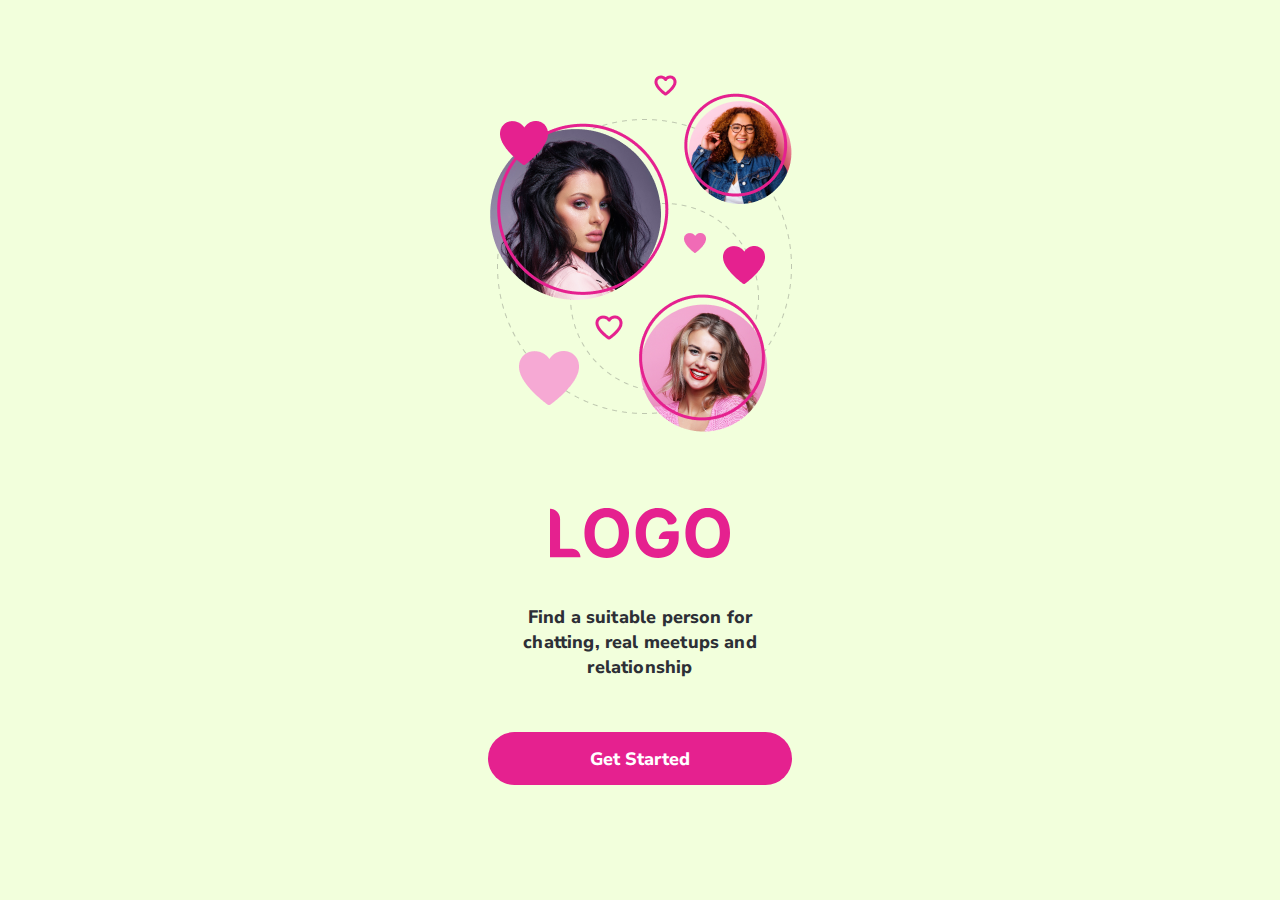
<file: index.html>
<!DOCTYPE html>
<html lang="en">

<head>
	<meta charset="UTF-8">
	<meta http-equiv="X-UA-Compatible" content="IE=edge">
	<meta name="viewport" content="width=device-width, initial-scale=1.0">
	<link rel="stylesheet" href="css/style.css">
	<link rel="stylesheet" href="css/owlcarousel/owl.carousel.min.css">
	<link rel="stylesheet" href="css/owlcarousel/owl.theme.default.min.css">
	<title>Document</title>
</head>

<body>

	<main>
		<div class="start">
			<div class="start__container container">

				<div class="start__photo">
					<img src="images/main-photo.png" alt="Main photo">
				</div>
				<div class="start__logo logo"><img src="images/logo.svg" alt="Logo"></div>
				<div class="start__desc">Find a suitable person for chatting,  real meetups and relationship</div>


				<button type="submit" class="start__button button">
					Get Started
				</button>
			</div>
		</div>
	</main>





	<script src="js/code.jquery.com_jquery-3.7.0.min.js"></script>
	<script src="js/owlcarousel/owl.carousel.min.js"></script>
	<script src="js/run_owlcarousel.js"></script>
	<script src="js/page-1.js"></script>
</body>

</html>
</file>
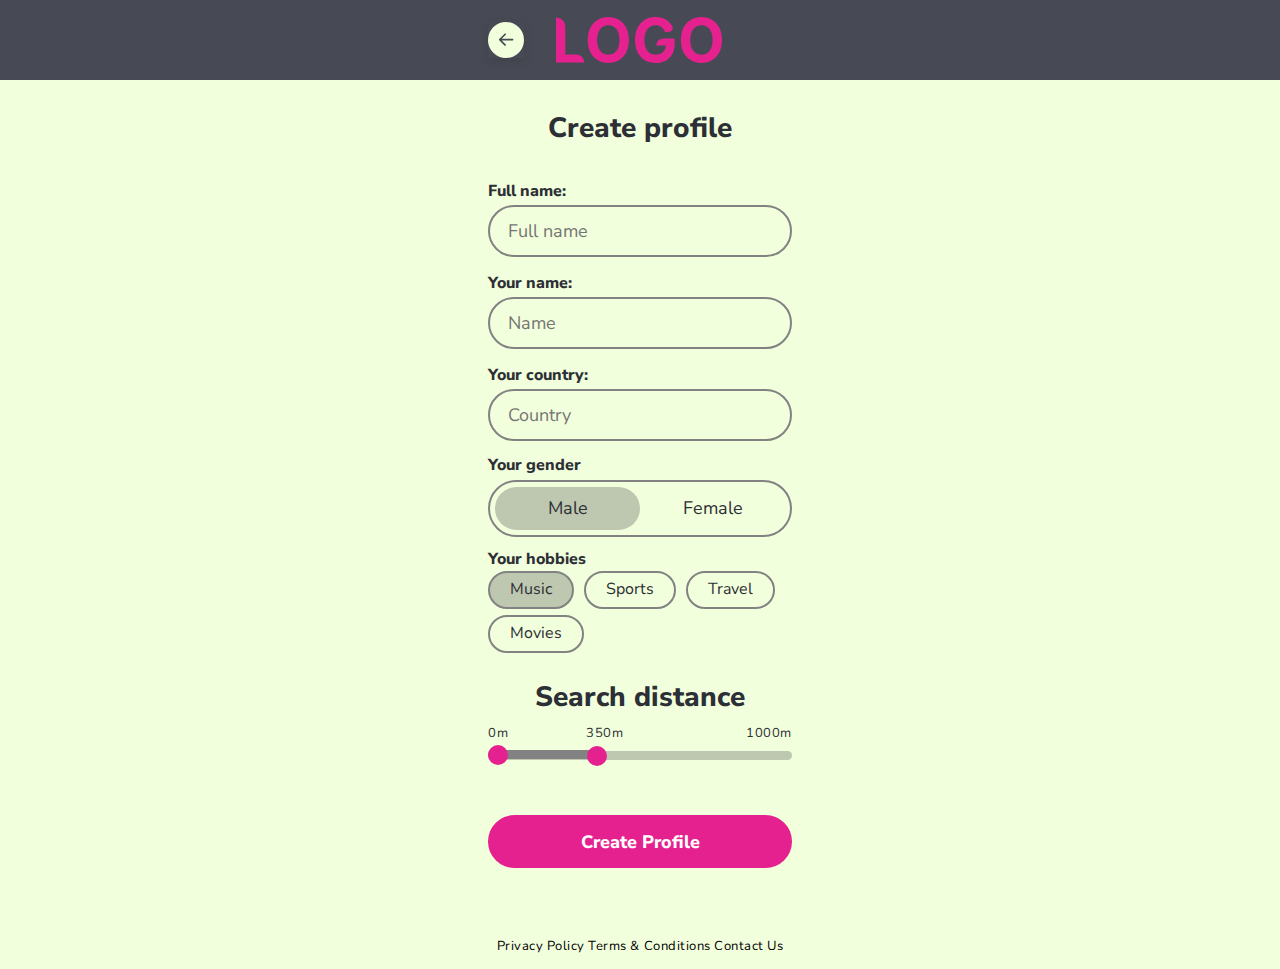
<file: page-2.html>
<!DOCTYPE html>
<html lang="en">

<head>
	<meta charset="UTF-8">
	<meta http-equiv="X-UA-Compatible" content="IE=edge">
	<meta name="viewport" content="width=device-width, initial-scale=1.0">
	<link rel="stylesheet" href="css/style.css">
	<link rel="stylesheet" href="css/owlcarousel/owl.carousel.min.css">
	<link rel="stylesheet" href="css/owlcarousel/owl.theme.default.min.css">
	<title>Document</title>
</head>

<body>
	<div class="header">
		<div class="header__container container">
			<a href="index.html" class="back"><img src="images/back.svg" alt="arrow-left"></a>
			<img src="images/logo.svg" alt="Logo" class="header__logo log">
		</div>
	</div>
	<main>

		<section class="create-profile">
			<div class="create-profile__container container">
				<div class="create-profile__title">Create profile</div>
				<form id="createProfileForm" action="page-3.html">
					<div class="input-text">
						<label for="fname">Full name:</label>
						<input type="text" id="fname" name="fname" placeholder="Full name" required>
					</div>


					<div class="input-text">

						<label for="yname">Your name:</label>
						<input type="text" id="yname" name="yname" placeholder="Name" required>
					</div>
					<div class="input-text">

						<label for="lname">Your country:</label>
						<input type="text" id="lname" name="lname" placeholder="Country" required>
					</div>
					<fieldset>
						<legend>Your gender</legend>
						<div class="toggle">
							<input type="radio" name="gender" value="male" id="male" required checked="checked" >
							<label for="male">Male</label>
							<input type="radio" name="gender" value="female" id="female" required>
							<label for="female">Female</label>
						</div>
					</fieldset>
					<fieldset class="fieldset-hobbies">

						<legend class="legend-hobbies">Your hobbies</legend>
						<div class="toggle checkbox">

							<input type="checkbox" name="music" value="music" id="music" checked="checked">
							<label for="music">Music</label>

							<input type="checkbox" name="sports" value="sports" id="sports">
							<label for="sports">Sports</label>

							<input type="checkbox" name="travel" value="travel" id="travel">
							<label for="travel">Travel</label>

							<input type="checkbox" name="movies" value="movies" id="movies">
							<label for="movies">Movies</label>

						</div>
					</fieldset>
					<label for="slider" class="search-distance">Search distance</label>


					<div class="slider-body">
						<input type="range" min="0" max="1000" step="1" value="350" id="slider" required>
						<div id="min-value">0m</div>
						<div id="max-value">1000m</div>
						<div id="selector">
							<div class="selectBtn"></div>
							<div id="selectValue"></div>
						</div>
						<div id="progressBar"></div>
					</div>


					<input type="submit" class="create-profile start__button button" value="Create Profile">


				</form>
			</div>


		</section>


	</main>

	<div class="footer">


		<div class="footer__container container">

			<p>Privacy Policy Terms & Conditions Contact Us</p>
		</div>
	</div>



	<script src="js/code.jquery.com_jquery-3.7.0.min.js"></script>
	<script src="js/owlcarousel/owl.carousel.min.js"></script>
	<script src="js/run_owlcarousel.js"></script>
	<script src="js/page-2.js"></script>


	<script>
		let slider = document.getElementById('slider')
		let selector = document.getElementById('selector')
		let selectValue = document.getElementById('selectValue')
		let progressBar = document.getElementById('progressBar')



		selectValue.innerHTML = slider.value + 'm';




		slider.oninput = function () {
			selectValue.innerHTML = this.value + 'm';
			if (this.value > 700) {
				selectValue.style.transform = 'translateX(-93%)';
			} else {
				selectValue.style.transform = 'translateX(0)';
			}

			selector.style.left = this.value / 10 + '%'
			progressBar.style.width = this.value / 10 + '%'

		}
	</script>

</body>

</html>
</file>
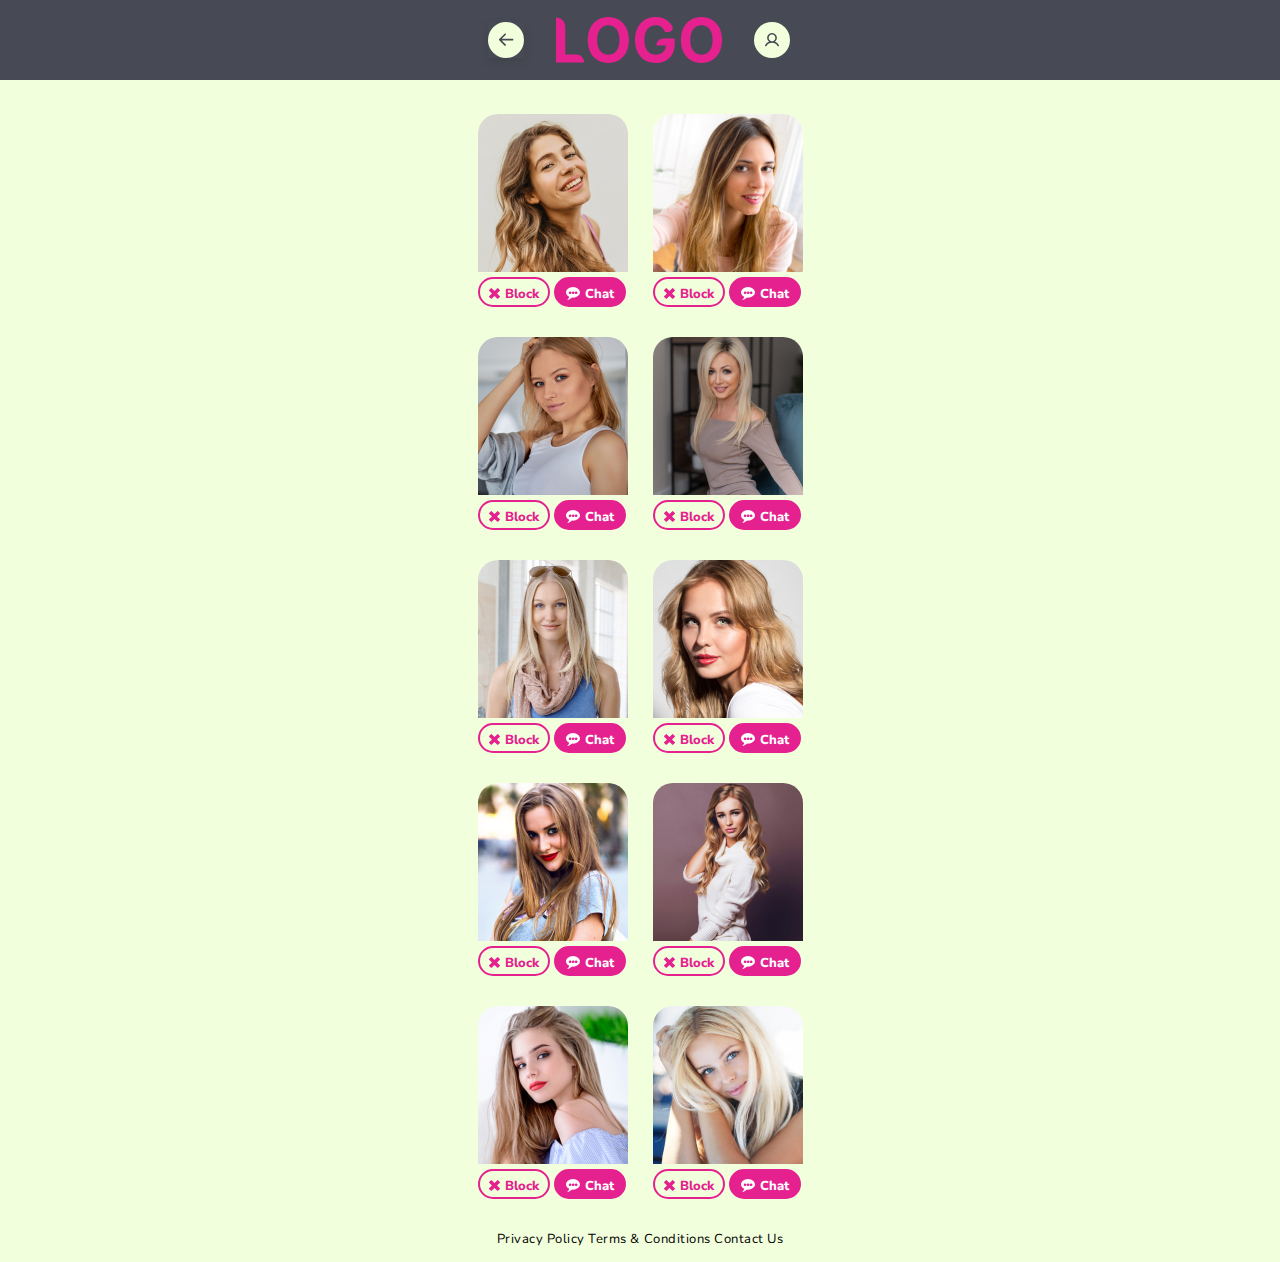
<file: page-3.html>
<!DOCTYPE html>
<html lang="en">

<head>
	<meta charset="UTF-8">
	<meta http-equiv="X-UA-Compatible" content="IE=edge">
	<meta name="viewport" content="width=device-width, initial-scale=1.0">
	<link rel="stylesheet" href="css/style.css">
	<link rel="stylesheet" href="css/owlcarousel/owl.carousel.min.css">
	<link rel="stylesheet" href="css/owlcarousel/owl.theme.default.min.css">
	<title>Document</title>
</head>

<body>
	<div class="header">
		<div class="header__container container">
			<a href="page-2.html" class="back"><img src="images/back.svg" alt="arrow-left"></a>
			<img src="images/logo.svg" alt="Logo" class="header__logo log">
			<a class="avatar"><img src="images/avatar.svg" alt="avatar"></a>

		</div>
	</div>
	<main>

		<section class="all-members">
			<div class="all-members__container container">
				<div class="all-members__body">
					<div class="all-members__item" userId="1">
						<a href="page-4.html" class="all-members__photo"><img src="images/girl-1.jpg" alt=""></a>
						<div class="all-members__button">
							<button type="button" class="all-members__block-button">Block</button>
							<a href="page-5.html" class="all-members__chat-button">Chat</a>
						</div>
					</div>
					<div class="all-members__item" userId="2">
						<a href="page-4.html" class="all-members__photo"><img src="images/girl-2.jpg" alt=""></a>
						<div class="all-members__button">
							<button type="button" class="all-members__block-button">Block</button>
							<a href="page-5.html" class="all-members__chat-button">Chat</a>
						</div>
					</div>
					<div class="all-members__item" userId="3">
						<a href="page-4.html" class="all-members__photo"><img src="images/girl-3.jpg" alt=""></a>
						<div class="all-members__button">
							<button type="button" class="all-members__block-button">Block</button>
							<a href="page-5.html" class="all-members__chat-button">Chat</a>
						</div>
					</div>
					<div class="all-members__item" userId="4">
						<a href="page-4.html" class="all-members__photo"><img src="images/girl-4.jpg" alt=""></a>
						<div class="all-members__button">
							<button type="button" class="all-members__block-button">Block</button>
							<a href="page-5.html" class="all-members__chat-button">Chat</a>
						</div>
					</div>
					<div class="all-members__item" userId="5">
						<a href="page-4.html" class="all-members__photo"><img src="images/girl-5.jpg" alt=""></a>
						<div class="all-members__button">
							<button type="button" class="all-members__block-button">Block</button>
							<a href="page-5.html" class="all-members__chat-button">Chat</a>
						</div>
					</div>
					<div class="all-members__item" userId="6">
						<a href="page-4.html" class="all-members__photo"><img src="images/girl-6.jpg" alt=""></a>
						<div class="all-members__button">
							<button type="button" class="all-members__block-button">Block</button>
							<a href="page-5.html" class="all-members__chat-button">Chat</a>
						</div>
					</div>
					<div class="all-members__item" userId="7">
						<a href="page-4.html" class="all-members__photo"><img src="images/girl-7.jpg" alt=""></a>
						<div class="all-members__button">
							<button type="button" class="all-members__block-button">Block</button>
							<a href="page-5.html" class="all-members__chat-button">Chat</a>
						</div>
					</div>
					<div class="all-members__item" userId="8">
						<a href="page-4.html" class="all-members__photo"><img src="images/girl-8.jpg" alt=""></a>
						<div class="all-members__button">
							<button type="button" class="all-members__block-button">Block</button>
							<a href="page-5.html" class="all-members__chat-button">Chat</a>
						</div>
					</div>
					<div class="all-members__item" userId="9">
						<a href="page-4.html" class="all-members__photo"><img src="images/girl-9.jpg" alt=""></a>
						<div class="all-members__button">
							<button type="button" class="all-members__block-button">Block</button>
							<a href="page-5.html" class="all-members__chat-button">Chat</a>
						</div>
					</div>
					<div class="all-members__item" userId="10">
						<a href="page-4.html" class="all-members__photo"><img src="images/girl-10.jpg" alt=""></a>
						<div class="all-members__button">
							<button type="button" class="all-members__block-button">Block</button>
							<a href="page-5.html" class="all-members__chat-button">Chat</a>
						</div>
					</div>
				</div>


			</div>
		</section>


	</main>

	<div class="footer">


		<div class="footer__container container">

			<p>Privacy Policy Terms & Conditions Contact Us</p>
		</div>
	</div>


	<div class="popup-1">
		<div class="popup-1__content">
			<button class="popup-1__close _close"><img src="images/close.svg" alt=""></button>
			<h3>Are you sure you want to block this user?</h3>
			<p>This user will be added to   your blocklist</p>
			<button class="popup-1__block-button">Block</button>
			<button class="popup-1__close-button">Cancel</button>

		</div>
	</div>



	<script src="js/code.jquery.com_jquery-3.7.0.min.js"></script>
	<script src="js/owlcarousel/owl.carousel.min.js"></script>
	<script src="js/run_owlcarousel.js"></script>

	<script src="js/kam-pop-up.js"></script>
	<script src="js/page-3.js"></script>
	<script src="js/storage.js"></script>

</body>

</html>
</file>
<file: css/style.css>
@import url(https://fonts.googleapis.com/css?family=Nunito+Sans:regular,800&display=swap);
* {
  padding: 0;
  margin: 0;
  border: 0;
}

*, *:before, *:after {
  box-sizing: border-box;
}

:focus, :active {
  outline: none;
}

a:focus, a:active {
  outline: none;
}

nav, footer, header, aside {
  display: block;
}

html, body {
  height: 100%;
  width: 100%;
  line-height: 1;
  font-size: 1rem;
  -ms-text-size-adjust: 100%;
  -moz-text-size-adjust: 100%;
  -webkit-text-size-adjust: 100%;
}

input, button, textarea {
  font-family: inherit;
}

input::-ms-clear {
  display: none;
}

button {
  cursor: pointer;
}

button::-moz-focus-inner {
  padding: 0;
  border: 0;
}

a, a:visited {
  text-decoration: none;
}

a:hover {
  text-decoration: none;
}

ul li {
  list-style: none;
}

img {
  vertical-align: top;
}

h1, h2, h3, h4, h5, h6 {
  font-size: inherit;
  font-weight: inherit;
}

body {
  min-width: 320px;
  font-family: "Nunito Sans", sans-serif;
  font-weight: 800;
  background-color: #f2ffdc;
}

button,
a {
  font-family: "Nunito Sans", sans-serif;
}

.container {
  max-width: 344px;
  padding: 0 20px;
  margin: 0 auto;
}

.button {
  font-weight: 800;
  font-size: 18px;
  text-align: center;
  color: #fff;
  background-color: #E5218F;
}

.back {
  box-shadow: 0px 4px 10px 0px rgba(0, 0, 0, 0.1);
  width: 36px;
  height: 36px;
}

._scroll-block {
  position: fixed;
  width: 100%;
  overflow-y: scroll;
}

.popup-1 {
  position: fixed;
  top: 0;
  left: 0;
  width: 100%;
  height: 100%;
  background-color: rgba(0, 0, 0, 0.8);
  display: flex;
  opacity: 0;
  visibility: hidden;
  justify-content: center;
  align-items: center;
  z-index: 100;
}
.popup-1__close {
  position: absolute;
  background-color: transparent;
  top: 16px;
  right: 16px;
}
.popup-1__close img {
  height: 16px;
  width: 16px;
  text-align: center;
}
.popup-1__content {
  position: relative;
  background: #f2ffdc;
  padding: 37px;
  width: 304px;
  height: 327px;
  border-radius: 20px;
  transition: all 0.4s ease 0s;
  opacity: 0;
  transform: scale(0.5, 0.5);
  transition: all 0.4s ease 0s;
}
.popup-1 h3 {
  padding-top: 2px;
  font-size: 18px;
  line-height: 1.31;
  text-align: center;
  color: #000;
}
.popup-1 p {
  padding: 11px 4px 0 4px;
  font-weight: 400;
  font-size: 16px;
  text-align: center;
  line-height: 1.46;
}
.popup-1__block-button {
  margin-top: 18px;
  width: 230px;
  height: 53px;
  font-weight: 800;
  font-size: 18px;
  line-height: 131%;
  text-align: center;
  color: #f2ffdc;
  border-radius: 100px;
  background-color: #e5218f;
}
.popup-1__close-button {
  margin-top: 18px;
  width: 230px;
  height: 53px;
  font-weight: 800;
  font-size: 18px;
  line-height: 131%;
  text-align: center;
  color: #e5218f;
  border: 2px solid #e5218f;
  border-radius: 100px;
}

.popup-1._popup-open {
  visibility: visible;
  opacity: 1;
}
.popup-1._popup-open .popup-1__content {
  position: relative;
  background: #f2ffdc;
  padding: 37px;
  width: 304px;
  height: 327px;
  border-radius: 20px;
  opacity: 1;
  transform: scale(1, 1);
}

.header {
  background-color: #474a54;
}
.header__container {
  display: flex;
  align-items: center;
  min-height: 80px;
  justify-content: flex-start;
  gap: 32px;
}
.header .back {
  display: block;
}
.header__logo {
  display: block;
}

.footer {
  margin-top: 18px;
  min-height: 45px;
  font-weight: 400;
  font-size: 13px;
  letter-spacing: 0.04em;
  text-align: center;
  display: flex;
  align-items: center;
}

.start {
  min-height: 100vh;
}
.start__container {
  display: flex;
  flex-direction: column;
  justify-content: space-around;
  align-items: center;
}
.start__photo {
  margin-top: 75px;
  display: block;
  width: 301px;
  height: 354px;
}
.start__logo {
  margin-top: 79px;
}
.start__logo img {
  width: 180px;
  height: 50px;
}
.start__desc {
  margin-top: 47px;
  font-size: 18px;
  line-height: 139%;
  letter-spacing: 0.01em;
  text-align: center;
  color: #2d2f36;
}
.start__button {
  margin-top: 52px;
  margin-bottom: 56px;
  display: block;
  width: 304px;
  height: 53px;
  border-radius: 100px;
}

.create-profile {
  /* MIXINS */
  /* STYLE THE HTML ELEMENTS (INCLUDES RESETS FOR THE DEFAULT FIELDSET AND LEGEND STYLES) */
  /* TOGGLE STYLING */
}
.create-profile__title {
  margin-top: 34px;
  font-size: 28px;
  text-align: center;
  color: #2d2f36;
}
.create-profile #createProfileForm {
  margin-top: 39px;
}
.create-profile input[type=text] {
  display: block;
  border: 2px solid rgb(130, 130, 130);
  border-radius: 100px;
  background: rgba(196, 196, 196, 0);
  font-weight: 400;
  font-size: 18px;
  line-height: 131%;
  color: #2d2f36;
  padding: 13px 18px 11px 18px;
  width: 304px;
  margin-top: 3px;
}
.create-profile label {
  display: block;
  margin-top: 16px;
  color: rgb(45, 47, 54);
  font-family: Nunito Sans;
  font-size: 16px;
  font-weight: 800;
  line-height: 133.9%;
  text-align: left;
}
.create-profile .input-text {
  position: relative;
}
.create-profile .form-error {
  font-size: 11px;
  color: red;
  position: absolute;
  bottom: -13px;
  left: 0;
  font-weight: 400;
}
.create-profile body,
.create-profile html {
  -webkit-font-smoothing: antialiased;
}
.create-profile fieldset {
  margin-top: 14px;
  display: block;
  min-width: 0;
}
.create-profile fieldset legend {
  display: block;
  color: rgb(45, 47, 54);
  font-family: Nunito Sans;
  font-size: 16px;
  font-weight: 800;
  line-height: 133.9%;
  text-align: left;
  margin-bottom: 4px;
}
.create-profile fieldset legend + * {
  clear: both;
}
.create-profile fieldset .legend-hobbies {
  margin-bottom: 1px;
}
.create-profile .fieldset-hobbies {
  margin-top: 12px;
}
.create-profile body:not(:-moz-handler-blocked) fieldset {
  display: table-cell;
}
.create-profile .toggle {
  display: flex;
  flex-flow: row nowrap;
  justify-content: flex-start;
  align-items: stretch;
  border: 2px solid rgb(130, 130, 130);
  border-radius: 100px;
  width: 304px;
}
.create-profile .toggle input {
  width: 0;
  height: 0;
  position: absolute;
  left: -9999px;
}
.create-profile .toggle input + label {
  width: calc(50% - 5px);
  padding: 12px 0;
  position: relative;
  display: inline-block;
  font-size: 18px;
  line-height: 19px;
  font-weight: 400;
  text-align: center;
  border-radius: 25px;
  transition: border-color 0.15s ease-out, color 0.25s ease-out, background-color 0.15s ease-out, box-shadow 0.15s ease-out;
}
.create-profile .toggle input + label:first-of-type {
  margin: 5px 0 5px 5px;
}
.create-profile .toggle input + label:last-of-type {
  margin: 5px 5px 5px 0;
}
.create-profile .toggle input:checked + label {
  height: 43px;
  background-color: #bec7af;
  color: #2d2f36;
  z-index: 1;
}
.create-profile .toggle.checkbox {
  height: 100%;
  border: none;
  flex-wrap: wrap;
}
.create-profile .toggle.checkbox label {
  margin-top: 0;
}
.create-profile .toggle.checkbox input + label {
  font-size: 16px;
  border: 2px solid rgb(130, 130, 130);
  padding: 8px 20px;
  width: auto;
  margin: 0 10px 0 0;
  height: auto;
  line-height: 112%;
}
.create-profile .toggle.checkbox input + label:last-of-type {
  margin: 6px 0 0 0;
}
.create-profile .toggle.checkbox input:checked + label {
  height: auto;
  line-height: 112%;
}
.create-profile .search-distance {
  font-size: 28px;
  text-align: center;
  margin-top: 26px;
}
.create-profile .slider-body {
  position: relative;
  margin-top: 31px;
  /* Design slider button */
}
.create-profile .slider-body .main {
  width: 60%;
  margin: 14% auto;
  position: relative;
}
.create-profile .slider-body #slider {
  -webkit-appearance: none;
  width: 100%;
  height: 9px;
  border-radius: 10px;
  background-color: #bec7af;
}
.create-profile .slider-body #slider::-webkit-slider-thumb {
  -webkit-appearance: none;
  width: 20px;
  height: 20px;
  border-radius: 100%;
  cursor: pointer;
  position: relative;
  z-index: 3;
  background-color: #E5218F;
}
.create-profile .slider-body .selectBtn {
  height: 20px;
  width: 20px;
  background-position: center;
  border-radius: 100%;
  position: absolute;
  bottom: 0;
  left: 0;
}
.create-profile .slider-body #selector {
  height: 104px;
  width: 48px;
  position: absolute;
  bottom: -18px;
  left: 35%;
  transform: translateX(-20%);
  z-index: 2;
}
.create-profile .slider-body #selectValue {
  width: 40px;
  height: 30px;
  position: absolute;
  top: 50px;
  text-align: center;
  line-height: 13px;
  font-weight: 400;
  font-size: 13px;
  letter-spacing: 0.04em;
  text-align: center;
  color: #2d2f36;
}
.create-profile .slider-body #progressBar {
  width: 35%;
  height: 9px;
  background: #828282;
  border-radius: 10px;
  position: absolute;
  bottom: 4px;
  left: 0;
}
.create-profile .slider-body #progressBar::before {
  position: absolute;
  content: "";
  width: 20px;
  height: 20px;
  left: 0px;
  bottom: -6px;
  border-radius: 100%;
  background-color: #E5218F;
  z-index: 1;
}
.create-profile .slider-body #min-value {
  position: absolute;
  left: 0;
  top: -20px;
  display: inline;
  font-weight: 400;
  font-size: 13px;
  letter-spacing: 0.04em;
  text-align: center;
  color: #2d2f36;
}
.create-profile .slider-body #max-value {
  display: inline;
  position: absolute;
  right: 0;
  top: -20px;
  font-weight: 400;
  font-size: 13px;
  letter-spacing: 0.04em;
  text-align: center;
  color: #2d2f36;
}

.all-members__container {
  max-width: 365px;
}
.all-members__body {
  display: flex;
  gap: 30px 25px;
  flex-wrap: wrap;
  justify-content: space-between;
  margin-top: 34px;
}
.all-members__photo {
  position: relative;
  display: block;
  width: 150px;
  height: 158px;
  border-radius: 20px 20px 0 0;
  overflow: hidden;
}
.all-members__photo img {
  position: absolute;
  -o-object-fit: cover;
     object-fit: cover;
  width: 100%;
  height: 100%;
  top: 0;
  right: 0;
}
.all-members__button {
  margin-top: 5px;
}
.all-members__chat-button {
  border: 2px solid #e5218f;
  display: inline-block;
  font-weight: 800;
  width: 72px;
  height: 30px;
  font-size: 13px;
  line-height: 30px;
  text-align: center;
  color: #fff;
  border-radius: 100px;
  background-color: #E5218F;
}
.all-members__chat-button::before {
  display: inline-block;
  content: "";
  background-image: url(../images/chat.svg);
  width: 14px;
  height: 13px;
  background-size: 14px 13px;
  margin: 0 5px -2px 0;
}
.all-members__block-button {
  display: inline-block;
  font-weight: 800;
  width: 72px;
  height: 30px;
  font-size: 13px;
  line-height: 30px;
  text-align: center;
  color: #E5218F;
  border-radius: 100px;
  background-color: transparent;
  border: 2px solid #e5218f;
}
.all-members__block-button::before {
  display: inline-block;
  content: "";
  background-image: url(../images/block.svg);
  width: 11px;
  height: 11px;
  background-size: 11px 11px;
  margin: 0 5px -0.5px 0;
}

.member__item {
  width: 304px;
}
.member__photo {
  position: relative;
  height: 450px;
  margin-bottom: 40px;
  margin-top: 42px;
  z-index: -1;
}
.member__photo img {
  display: block;
  position: absolute;
  -o-object-fit: cover;
     object-fit: cover;
  width: 100%;
  height: 100%;
  top: 0;
  right: 0;
  border-radius: 20px;
}
.member__chat-button {
  position: absolute;
  display: flex;
  justify-content: center;
  align-items: center;
  width: 80px;
  height: 80px;
  border-radius: 100%;
  background-color: #E5218F;
  bottom: -40px;
  left: calc(50% - 40px);
}
.member__chat-button img {
  width: 37px;
  height: 34px;
}
.member__block-button {
  margin-top: 25px;
  border-radius: 100px;
  width: 304px;
  height: 53px;
  background-color: transparent;
  border: 2px solid #e5218f;
  font-weight: 800;
  font-size: 18px;
  line-height: 131%;
  text-align: center;
  color: #e5218f;
}
</file>
